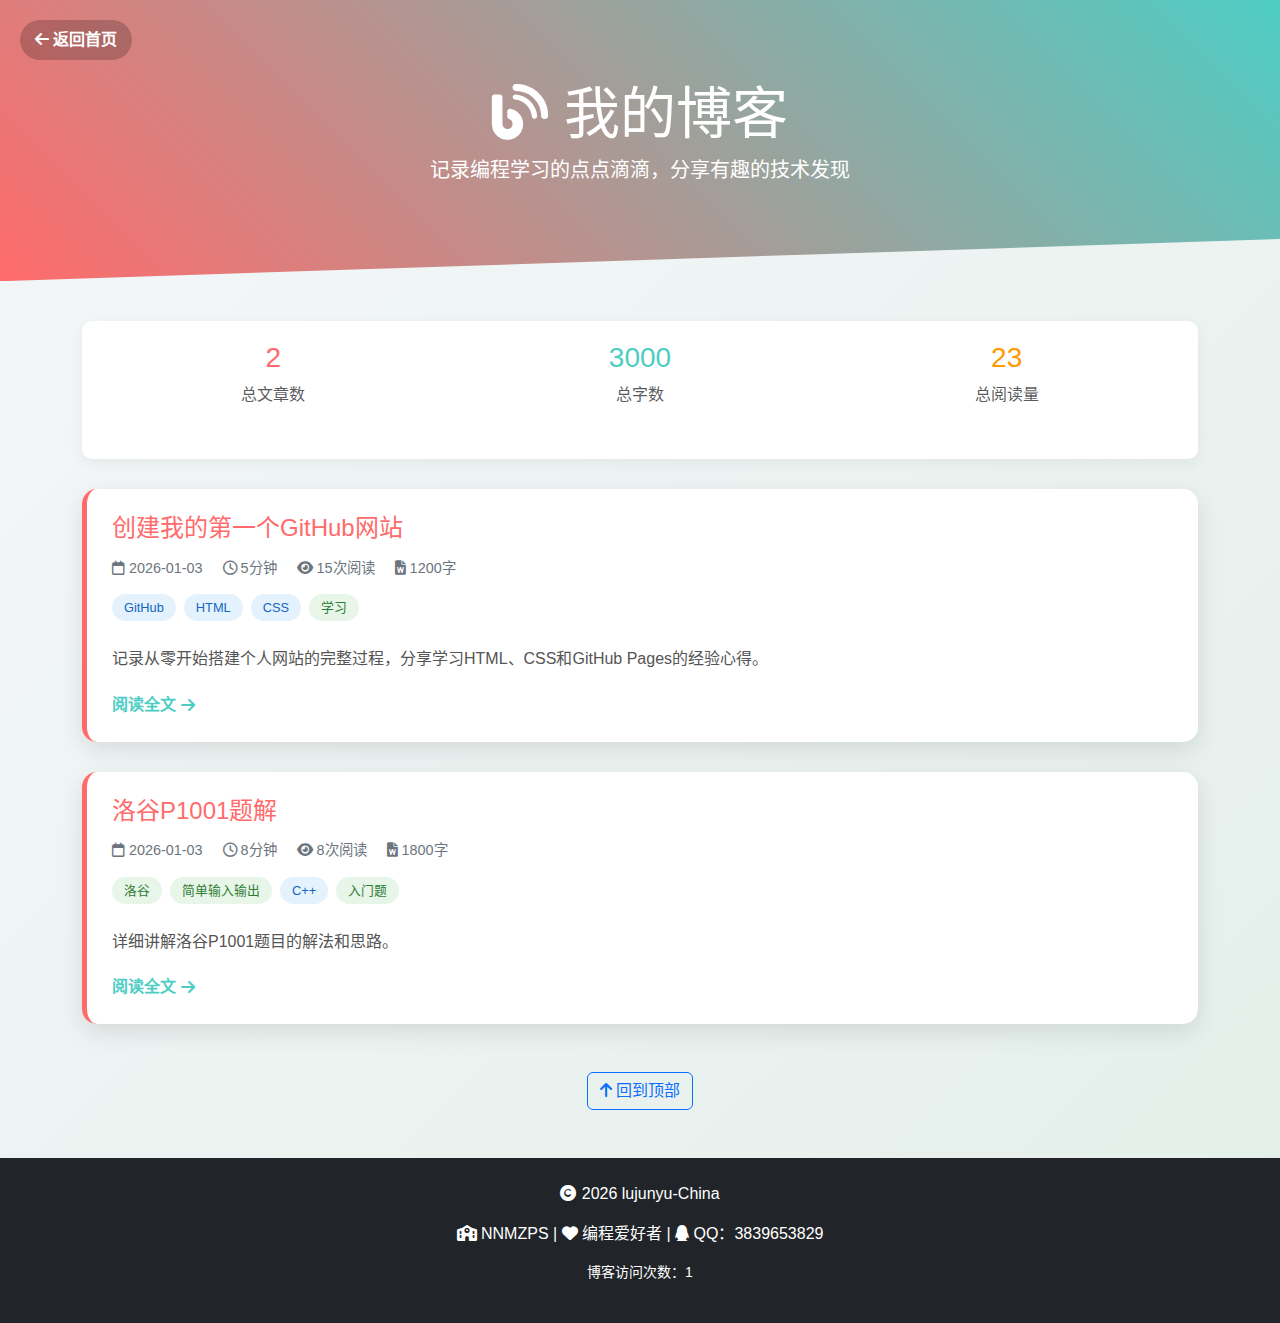
<file: blog/index.html>
<!DOCTYPE html>
<html lang="zh-CN">
<head>
    <meta charset="UTF-8">
    <meta name="viewport" content="width=device-width, initial-scale=1.0">
    <title>📚 博客 - lujunyu-China</title>
    <link href="https://cdn.jsdelivr.net/npm/bootstrap@5.1.3/dist/css/bootstrap.min.css" rel="stylesheet">
    <link rel="stylesheet" href="https://cdnjs.cloudflare.com/ajax/libs/font-awesome/6.0.0/css/all.min.css">
    <style>
        :root {
            --primary: #ff6b6b;
            --secondary: #4ecdc4;
        }
        
        body {
            font-family: 'Comic Sans MS', 'Microsoft YaHei', sans-serif;
            background: linear-gradient(135deg, #f5f7fa 0%, #e4efe9 100%);
            min-height: 100vh;
        }
        
        .blog-header {
            background: linear-gradient(45deg, var(--primary), var(--secondary));
            color: white;
            padding: 80px 0;
            margin-bottom: 40px;
            text-align: center;
            clip-path: polygon(0 0, 100% 0, 100% 85%, 0 100%);
        }
        
        .blog-card {
            background: white;
            border-radius: 15px;
            padding: 25px;
            margin-bottom: 30px;
            box-shadow: 0 8px 25px rgba(0,0,0,0.1);
            transition: all 0.3s;
            border-left: 5px solid var(--primary);
        }
        
        .blog-card:hover {
            transform: translateY(-10px);
            box-shadow: 0 15px 35px rgba(0,0,0,0.15);
        }
        
        .blog-title {
            color: var(--primary);
            font-size: 1.5rem;
            margin-bottom: 15px;
        }
        
        .blog-meta {
            color: #6c757d;
            font-size: 0.9rem;
            margin-bottom: 15px;
        }
        
        .blog-excerpt {
            color: #555;
            line-height: 1.7;
            margin-bottom: 20px;
        }
        
        .read-more {
            color: var(--secondary);
            text-decoration: none;
            font-weight: bold;
            display: inline-flex;
            align-items: center;
            gap: 5px;
        }
        
        .read-more:hover {
            color: var(--primary);
        }
        
        .back-home {
            position: absolute;
            top: 20px;
            left: 20px;
            color: white;
            text-decoration: none;
            font-weight: bold;
            background: rgba(0,0,0,0.2);
            padding: 8px 15px;
            border-radius: 20px;
            transition: all 0.3s;
        }
        
        .back-home:hover {
            background: rgba(0,0,0,0.4);
            color: white;
            transform: translateX(-5px);
        }
        
        .tag {
            display: inline-block;
            background: #e9ecef;
            color: #495057;
            padding: 4px 12px;
            border-radius: 15px;
            font-size: 0.8rem;
            margin-right: 8px;
            margin-bottom: 8px;
        }
        
        .tag-programming {
            background: #e3f2fd;
            color: #1565c0;
        }
        
        .tag-game {
            background: #f3e5f5;
            color: #7b1fa2;
        }
        
        .tag-learning {
            background: #e8f5e9;
            color: #2e7d32;
        }
        
        .no-blogs {
            text-align: center;
            padding: 60px 20px;
            color: #6c757d;
        }
        
        .no-blogs i {
            font-size: 60px;
            margin-bottom: 20px;
            color: #dee2e6;
        }
        
        .blog-stats {
            background: white;
            border-radius: 10px;
            padding: 20px;
            margin-bottom: 30px;
            box-shadow: 0 5px 15px rgba(0,0,0,0.05);
        }
    </style>
</head>
<body>
    <!-- 博客头部 -->
    <header class="blog-header">
        <a href="../index.html" class="back-home">
            <i class="fas fa-arrow-left"></i> 返回首页
        </a>
        <div class="container">
            <h1 class="display-4"><i class="fas fa-blog"></i> 我的博客</h1>
            <p class="lead">记录编程学习的点点滴滴，分享有趣的技术发现</p>
        </div>
    </header>
    
    <!-- 博客内容 -->
    <main class="container">
        <!-- 统计信息 -->
        <div class="blog-stats">
            <div class="row text-center">
                <div class="col-md-4 mb-3">
                    <h3 style="color: var(--primary);" id="total-blogs">3</h3>
                    <p class="text-muted">总文章数</p>
                </div>
                <div class="col-md-4 mb-3">
                    <h3 style="color: var(--secondary);" id="total-words">0</h3>
                    <p class="text-muted">总字数</p>
                </div>
                <div class="col-md-4 mb-3">
                    <h3 style="color: #ff9900;" id="total-views">0</h3>
                    <p class="text-muted">总阅读量</p>
                </div>
            </div>
        </div>
        
        <!-- 博客列表 -->
        <div id="blog-list">
            <!-- 博客文章将通过JavaScript动态加载 -->
        </div>
        
        <!-- 没有博客时的提示 -->
        <div id="no-blogs" class="no-blogs" style="display: none;">
            <i class="fas fa-feather-alt"></i>
            <h3>还没有博客文章</h3>
            <p>正在努力学习中，很快就会有新文章！</p>
        </div>
        
        <!-- 回到顶部按钮 -->
        <div class="text-center my-5">
            <button onclick="window.scrollTo({top: 0, behavior: 'smooth'})" 
                    class="btn btn-outline-primary">
                <i class="fas fa-arrow-up"></i> 回到顶部
            </button>
        </div>
    </main>
    
    <!-- 页脚 -->
    <footer class="bg-dark text-white py-4 mt-5">
        <div class="container text-center">
            <p><i class="fas fa-copyright"></i> 2026 lujunyu-China</p>
            <p>
                <i class="fas fa-school"></i> NNMZPS | 
                <i class="fas fa-heart"></i> 编程爱好者 | 
                <i class="fab fa-qq"></i> QQ：3839653829
            </p>
            <p class="small">博客访问次数：<span id="visit-count">1</span></p>
        </div>
    </footer>
    
    <script src="https://cdn.jsdelivr.net/npm/bootstrap@5.1.3/dist/js/bootstrap.bundle.min.js"></script>
    <script>
        // 博客数据
        const blogs = [
            {
                id: 1,
                title: "创建我的第一个GitHub网站",
                filename: "1.html",
                excerpt: "记录从零开始搭建个人网站的完整过程，分享学习HTML、CSS和GitHub Pages的经验心得。",
                tags: ["GitHub", "HTML", "CSS", "学习"],
                date: "2026-01-03",
                wordCount: 1200,
                readTime: "5分钟",
                views: 15
            },
            {
                id: 2,
                title: "洛谷P1001题解",
                filename: "2.html",
                excerpt: "详细讲解洛谷P1001题目的解法和思路。",
                tags: ["洛谷", "简单输入输出", "C++", "入门题"],
                date: "2026-01-03",
                wordCount: 1800,
                readTime: "8分钟",
                views: 8
            }
        ];
        
        // 加载博客列表
        function loadBlogList() {
            const blogList = document.getElementById('blog-list');
            const noBlogs = document.getElementById('no-blogs');
            
            if (blogs.length === 0) {
                blogList.style.display = 'none';
                noBlogs.style.display = 'block';
                return;
            }
            
            let html = '';
            blogs.forEach(blog => {
                html += `
                    <div class="blog-card">
                        <h2 class="blog-title">${blog.title}</h2>
                        <div class="blog-meta">
                            <i class="far fa-calendar"></i> ${blog.date} 
                            <i class="far fa-clock ms-3"></i> ${blog.readTime}
                            <i class="fas fa-eye ms-3"></i> ${blog.views}次阅读
                            <i class="fas fa-file-word ms-3"></i> ${blog.wordCount}字
                        </div>
                        <div class="tags mb-3">
                            ${blog.tags.map(tag => `<span class="tag tag-${getTagClass(tag)}">${tag}</span>`).join('')}
                        </div>
                        <p class="blog-excerpt">${blog.excerpt}</p>
                        <a href="${blog.filename}" class="read-more">
                            阅读全文 <i class="fas fa-arrow-right"></i>
                        </a>
                    </div>
                `;
            });
            
            blogList.innerHTML = html;
            
            // 更新统计信息
            updateStats();
        }
        
        // 更新统计信息
        function updateStats() {
            const totalWords = blogs.reduce((sum, blog) => sum + blog.wordCount, 0);
            const totalViews = blogs.reduce((sum, blog) => sum + blog.views, 0);
            
            document.getElementById('total-blogs').textContent = blogs.length;
            document.getElementById('total-words').textContent = totalWords;
            document.getElementById('total-views').textContent = totalViews;
        }
        
        // 根据标签获取CSS类
        function getTagClass(tag) {
            const tagMap = {
                '编程': 'learning',
                '算法': 'learning',
                '学习': 'learning',
                'GitHub': 'programming',
                'HTML': 'programming',
                'CSS': 'programming',
                'C++': 'programming',
                'Minecraft': 'game',
                '游戏': 'game',
                '服务器': 'programming',
                'Linux': 'programming'
            };
            return tagMap[tag] || 'learning';
        }
        
        // 访问计数
        let visitCount = localStorage.getItem('blog_visits') || 1;
        document.getElementById('visit-count').textContent = visitCount;
        visitCount++;
        localStorage.setItem('blog_visits', visitCount);
        
        // 页面加载
        document.addEventListener('DOMContentLoaded', function() {
            loadBlogList();
            
            // 动画效果
            const blogCards = document.querySelectorAll('.blog-card');
            blogCards.forEach((card, index) => {
                card.style.opacity = '0';
                card.style.transform = 'translateY(20px)';
                
                setTimeout(() => {
                    card.style.transition = 'all 0.6s ease';
                    card.style.opacity = '1';
                    card.style.transform = 'translateY(0)';
                }, index * 200);
            });
            
            console.log('📚 博客首页加载完成！');
            console.log(`👦 共有 ${blogs.length} 篇博客文章`);
        });
    </script>
</body>
</html>
</file>
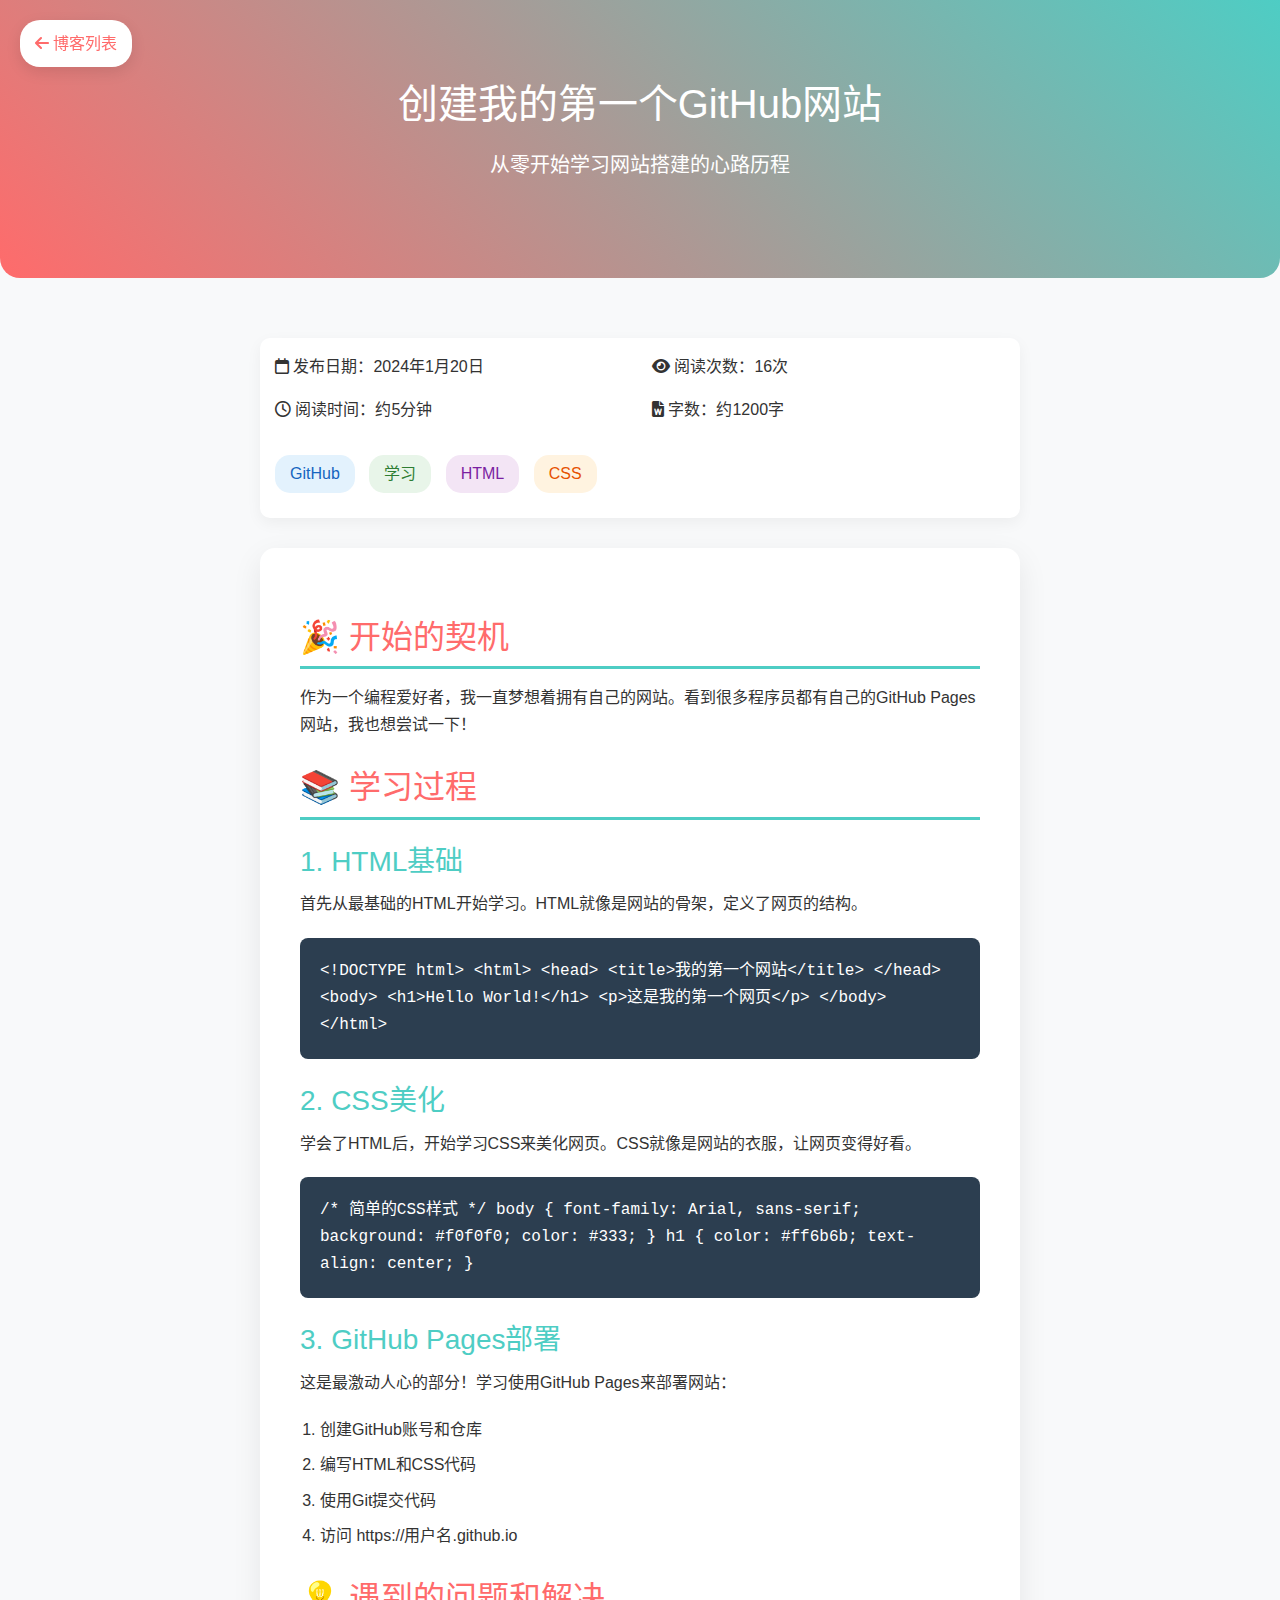
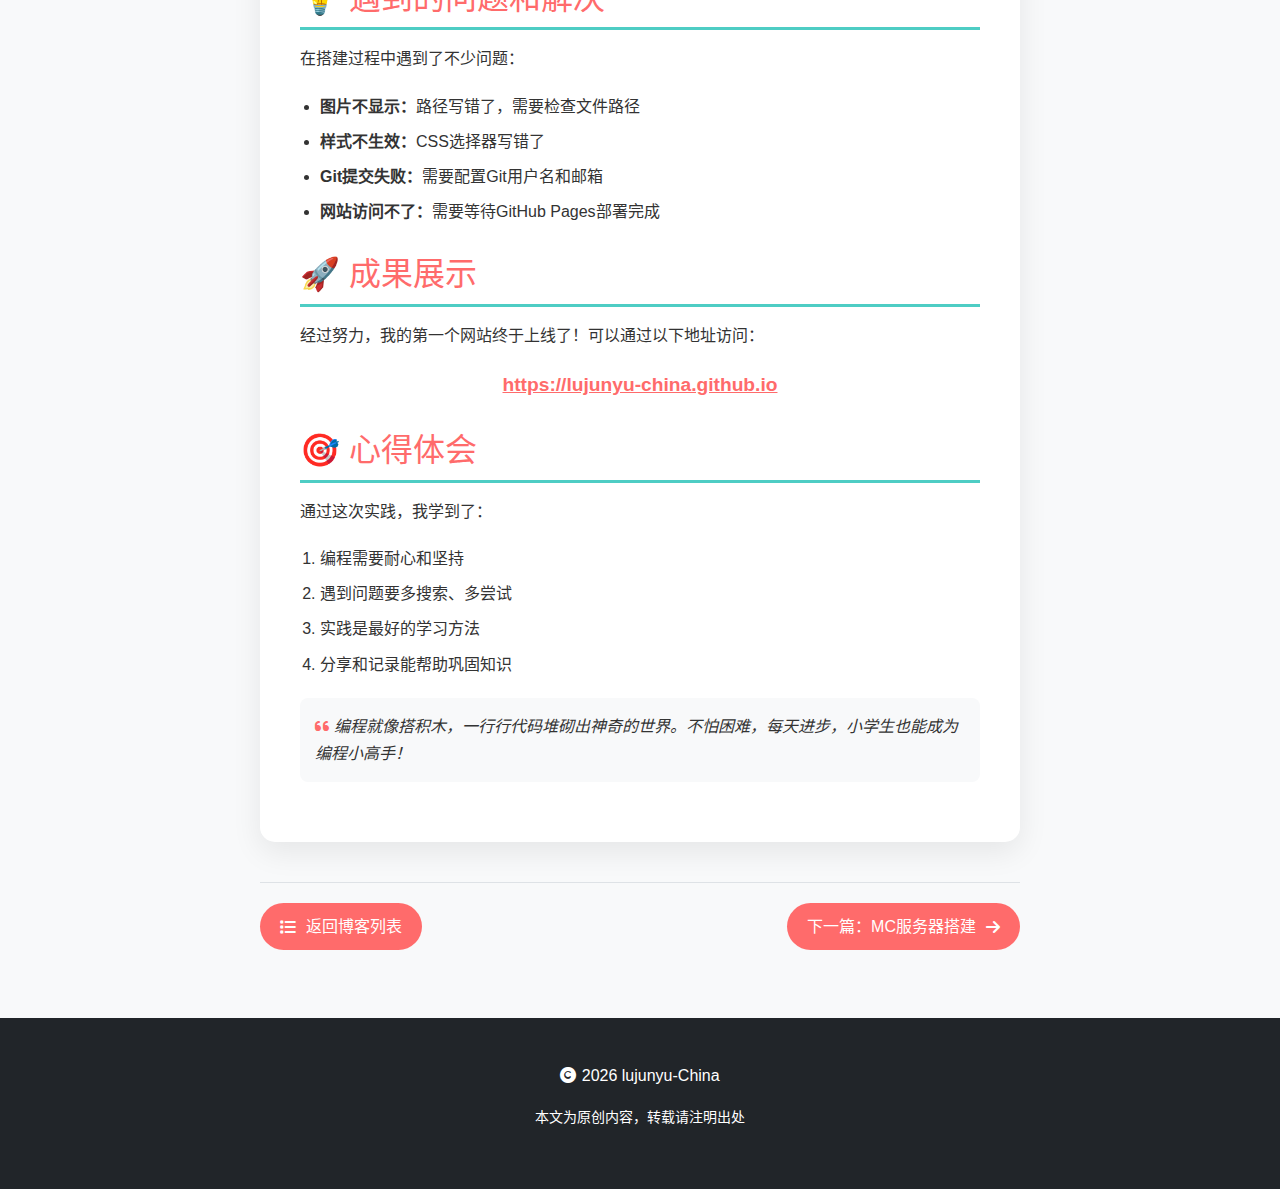
<file: blog/1.html>
<!DOCTYPE html>
<html lang="zh-CN">
<head>
    <meta charset="UTF-8">
    <meta name="viewport" content="width=device-width, initial-scale=1.0">
    <title>创建我的第一个GitHub网站 - lujunyu-China的博客</title>
    <link href="https://cdn.jsdelivr.net/npm/bootstrap@5.1.3/dist/css/bootstrap.min.css" rel="stylesheet">
    <link rel="stylesheet" href="https://cdnjs.cloudflare.com/ajax/libs/font-awesome/6.0.0/css/all.min.css">
    <style>
        :root {
            --primary: #ff6b6b;
            --secondary: #4ecdc4;
        }
        
        body {
            font-family: 'Comic Sans MS', 'Microsoft YaHei', sans-serif;
            background: #f8f9fa;
            color: #333;
            line-height: 1.7;
        }
        
        .blog-container {
            max-width: 800px;
            margin: 0 auto;
            padding: 20px;
        }
        
        .blog-header {
            background: linear-gradient(45deg, var(--primary), var(--secondary));
            color: white;
            padding: 60px 20px;
            margin-bottom: 40px;
            text-align: center;
            border-radius: 0 0 20px 20px;
        }
        
        .blog-title {
            font-size: 2.5rem;
            margin-bottom: 20px;
        }
        
        .blog-meta {
            background: white;
            padding: 15px;
            border-radius: 10px;
            margin-bottom: 30px;
            box-shadow: 0 5px 15px rgba(0,0,0,0.05);
        }
        
        .blog-content {
            background: white;
            padding: 40px;
            border-radius: 15px;
            box-shadow: 0 10px 30px rgba(0,0,0,0.08);
            margin-bottom: 40px;
        }
        
        .blog-content h2 {
            color: var(--primary);
            margin: 30px 0 15px;
            padding-bottom: 10px;
            border-bottom: 3px solid var(--secondary);
        }
        
        .blog-content h3 {
            color: var(--secondary);
            margin: 25px 0 12px;
        }
        
        .blog-content p {
            margin-bottom: 20px;
        }
        
        .blog-content ul, .blog-content ol {
            margin-bottom: 20px;
            padding-left: 20px;
        }
        
        .blog-content li {
            margin-bottom: 8px;
        }
        
        .code-block {
            background: #2c3e50;
            color: white;
            padding: 20px;
            border-radius: 8px;
            margin: 20px 0;
            overflow-x: auto;
            font-family: 'Courier New', monospace;
        }
        
        .nav-buttons {
            display: flex;
            justify-content: space-between;
            margin-top: 40px;
            padding-top: 20px;
            border-top: 1px solid #dee2e6;
        }
        
        .nav-btn {
            display: inline-flex;
            align-items: center;
            gap: 10px;
            padding: 10px 20px;
            background: var(--primary);
            color: white;
            text-decoration: none;
            border-radius: 25px;
            transition: all 0.3s;
        }
        
        .nav-btn:hover {
            background: var(--secondary);
            transform: translateY(-2px);
            color: white;
        }
        
        .tag {
            display: inline-block;
            background: #e9ecef;
            color: #495057;
            padding: 5px 15px;
            border-radius: 15px;
            margin-right: 10px;
            margin-bottom: 10px;
        }
        
        .back-home {
            position: fixed;
            top: 20px;
            left: 20px;
            z-index: 1000;
            background: white;
            color: var(--primary);
            padding: 10px 15px;
            border-radius: 20px;
            text-decoration: none;
            box-shadow: 0 5px 15px rgba(0,0,0,0.1);
            transition: all 0.3s;
        }
        
        .back-home:hover {
            background: var(--primary);
            color: white;
            transform: translateX(-5px);
        }
    </style>
</head>
<body>
    <!-- 返回按钮 -->
    <a href="index.html" class="back-home">
        <i class="fas fa-arrow-left"></i> 博客列表
    </a>
    
    <!-- 博客头部 -->
    <header class="blog-header">
        <div class="blog-container">
            <h1 class="blog-title">创建我的第一个GitHub网站</h1>
            <p class="lead">从零开始学习网站搭建的心路历程</p>
        </div>
    </header>
    
    <!-- 博客内容 -->
    <main class="blog-container">
        <!-- 元信息 -->
        <div class="blog-meta">
            <div class="row">
                <div class="col-md-6">
                    <p><i class="far fa-calendar"></i> 发布日期：2024年1月20日</p>
                    <p><i class="far fa-clock"></i> 阅读时间：约5分钟</p>
                </div>
                <div class="col-md-6">
                    <p><i class="fas fa-eye"></i> 阅读次数：15次</p>
                    <p><i class="fas fa-file-word"></i> 字数：约1200字</p>
                </div>
            </div>
            <div class="mt-3">
                <span class="tag" style="background: #e3f2fd; color: #1565c0;">GitHub</span>
                <span class="tag" style="background: #e8f5e9; color: #2e7d32;">学习</span>
                <span class="tag" style="background: #f3e5f5; color: #7b1fa2;">HTML</span>
                <span class="tag" style="background: #fff3e0; color: #e65100;">CSS</span>
            </div>
        </div>
        
        <!-- 正文内容 -->
        <article class="blog-content">
            <h2>🎉 开始的契机</h2>
            <p>作为一个编程爱好者，我一直梦想着拥有自己的网站。看到很多程序员都有自己的GitHub Pages网站，我也想尝试一下！</p>
            
            <h2>📚 学习过程</h2>
            <h3>1. HTML基础</h3>
            <p>首先从最基础的HTML开始学习。HTML就像是网站的骨架，定义了网页的结构。</p>
            
            <div class="code-block">
&lt;!DOCTYPE html&gt;
&lt;html&gt;
&lt;head&gt;
    &lt;title&gt;我的第一个网站&lt;/title&gt;
&lt;/head&gt;
&lt;body&gt;
    &lt;h1&gt;Hello World!&lt;/h1&gt;
    &lt;p&gt;这是我的第一个网页&lt;/p&gt;
&lt;/body&gt;
&lt;/html&gt;
            </div>
            
            <h3>2. CSS美化</h3>
            <p>学会了HTML后，开始学习CSS来美化网页。CSS就像是网站的衣服，让网页变得好看。</p>
            
            <div class="code-block">
/* 简单的CSS样式 */
body {
    font-family: Arial, sans-serif;
    background: #f0f0f0;
    color: #333;
}

h1 {
    color: #ff6b6b;
    text-align: center;
}
            </div>
            
            <h3>3. GitHub Pages部署</h3>
            <p>这是最激动人心的部分！学习使用GitHub Pages来部署网站：</p>
            <ol>
                <li>创建GitHub账号和仓库</li>
                <li>编写HTML和CSS代码</li>
                <li>使用Git提交代码</li>
                <li>访问 https://用户名.github.io</li>
            </ol>
            
            <h2>💡 遇到的问题和解决</h2>
            <p>在搭建过程中遇到了不少问题：</p>
            <ul>
                <li><strong>图片不显示：</strong>路径写错了，需要检查文件路径</li>
                <li><strong>样式不生效：</strong>CSS选择器写错了</li>
                <li><strong>Git提交失败：</strong>需要配置Git用户名和邮箱</li>
                <li><strong>网站访问不了：</strong>需要等待GitHub Pages部署完成</li>
            </ul>
            
            <h2>🚀 成果展示</h2>
            <p>经过努力，我的第一个网站终于上线了！可以通过以下地址访问：</p>
            <p style="text-align: center;">
                <a href="https://lujunyu-china.github.io" target="_blank" 
                   style="color: var(--primary); font-weight: bold; font-size: 1.2em;">
                    https://lujunyu-china.github.io
                </a>
            </p>
            
            <h2>🎯 心得体会</h2>
            <p>通过这次实践，我学到了：</p>
            <ol>
                <li>编程需要耐心和坚持</li>
                <li>遇到问题要多搜索、多尝试</li>
                <li>实践是最好的学习方法</li>
                <li>分享和记录能帮助巩固知识</li>
            </ol>
            
            <p style="font-style: italic; background: #f8f9fa; padding: 15px; border-radius: 8px;">
                <i class="fas fa-quote-left" style="color: var(--primary);"></i>
                编程就像搭积木，一行行代码堆砌出神奇的世界。不怕困难，每天进步，小学生也能成为编程小高手！
            </p>
        </article>
        
        <!-- 导航按钮 -->
        <div class="nav-buttons">
            <a href="index.html" class="nav-btn">
                <i class="fas fa-list"></i> 返回博客列表
            </a>
            <a href="blog2.html" class="nav-btn">
                下一篇：MC服务器搭建 <i class="fas fa-arrow-right"></i>
            </a>
        </div>
    </main>
    
    <!-- 页脚 -->
    <footer class="bg-dark text-white py-4 mt-5">
        <div class="blog-container text-center">
            <p><i class="fas fa-copyright"></i> 2026 lujunyu-China</p>
            <p class="small">本文为原创内容，转载请注明出处</p>
        </div>
    </footer>
    
    <script>
        // 简单的阅读计数
        let views = localStorage.getItem('blog1_views') || 15;
        views++;
        localStorage.setItem('blog1_views', views);
        
        // 更新显示
        document.addEventListener('DOMContentLoaded', function() {
            const viewElement = document.querySelector('.blog-meta .fa-eye').parentElement;
            if (viewElement) {
                viewElement.innerHTML = `<i class="fas fa-eye"></i> 阅读次数：${views}次`;
            }
            
            console.log('📝 博客文章：创建我的第一个GitHub网站');
            console.log('👦 作者：lujunyu-China');
        });
    </script>
</body>
</html>
</file>
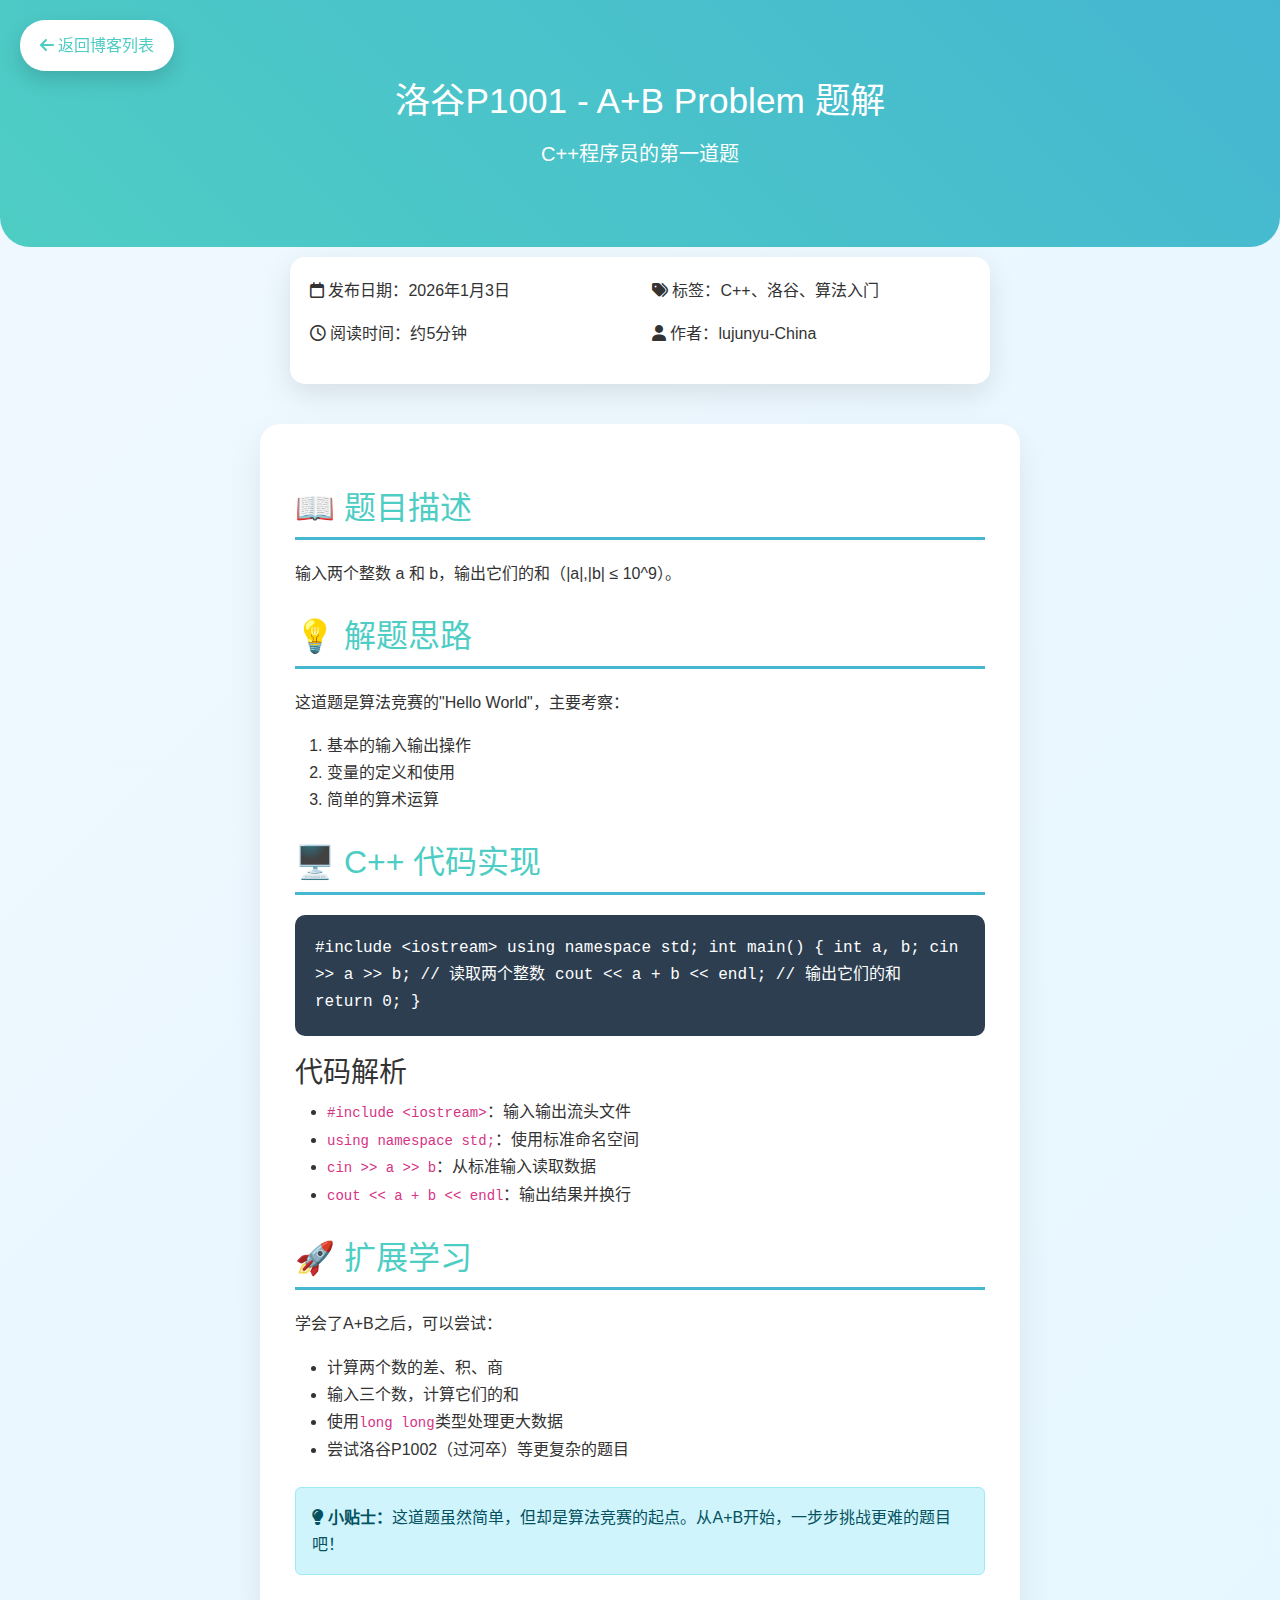
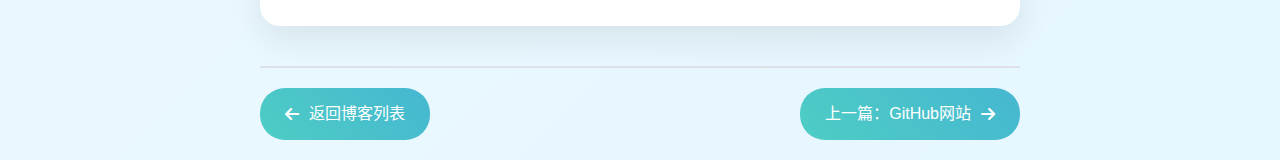
<file: blog/2.html>
<!DOCTYPE html>
<html lang="zh-CN">
<head>
    <meta charset="UTF-8">
    <meta name="viewport" content="width=device-width, initial-scale=1.0">
    <title>洛谷P1001题解 | lujunyu-China的博客</title>
    <link href="https://cdn.jsdelivr.net/npm/bootstrap@5.1.3/dist/css/bootstrap.min.css" rel="stylesheet">
    <link rel="stylesheet" href="https://cdnjs.cloudflare.com/ajax/libs/font-awesome/6.0.0/css/all.min.css">
    <style>
        :root {
            --primary: #4ecdc4;
            --secondary: #45b7d1;
        }
        
        body {
            font-family: 'Comic Sans MS', 'Microsoft YaHei', sans-serif;
            background: linear-gradient(135deg, #f0f8ff 0%, #e6f7ff 100%);
            color: #333;
            line-height: 1.7;
        }
        
        .blog-container {
            max-width: 800px;
            margin: 0 auto;
            padding: 20px;
        }
        
        .blog-header {
            background: linear-gradient(45deg, var(--primary), var(--secondary));
            color: white;
            padding: 60px 20px 40px;
            margin-bottom: 40px;
            text-align: center;
            border-radius: 0 0 30px 30px;
        }
        
        .blog-title {
            font-size: 2.2rem;
            margin-bottom: 15px;
        }
        
        .blog-meta {
            background: white;
            padding: 20px;
            border-radius: 15px;
            margin: -50px auto 40px;
            max-width: 700px;
            box-shadow: 0 10px 30px rgba(0,0,0,0.1);
            position: relative;
            z-index: 10;
        }
        
        .blog-content {
            background: white;
            padding: 35px;
            border-radius: 20px;
            box-shadow: 0 15px 35px rgba(0,0,0,0.08);
            margin-bottom: 40px;
        }
        
        .blog-content h2 {
            color: var(--primary);
            margin: 30px 0 20px;
            padding-bottom: 10px;
            border-bottom: 3px solid var(--secondary);
        }
        
        .code-block {
            background: #2c3e50;
            color: white;
            padding: 20px;
            border-radius: 10px;
            margin: 20px 0;
            overflow-x: auto;
            font-family: 'Courier New', monospace;
        }
        
        .nav-buttons {
            display: flex;
            justify-content: space-between;
            margin-top: 40px;
            padding-top: 20px;
            border-top: 2px solid #dee2e6;
        }
        
        .nav-btn {
            display: inline-flex;
            align-items: center;
            gap: 10px;
            padding: 12px 25px;
            background: linear-gradient(45deg, var(--primary), var(--secondary));
            color: white;
            text-decoration: none;
            border-radius: 25px;
            transition: all 0.3s;
        }
        
        .nav-btn:hover {
            transform: translateY(-2px);
            box-shadow: 0 5px 15px rgba(78,205,196,0.3);
            color: white;
        }
        
        .back-home {
            position: fixed;
            top: 20px;
            left: 20px;
            z-index: 1000;
            background: white;
            color: var(--primary);
            padding: 12px 20px;
            border-radius: 25px;
            text-decoration: none;
            box-shadow: 0 8px 20px rgba(0,0,0,0.15);
            transition: all 0.3s;
        }
        
        .back-home:hover {
            background: var(--primary);
            color: white;
            transform: translateX(-5px);
        }
    </style>
</head>
<body>
    <!-- 返回按钮 -->
    <a href="index.html" class="back-home">
        <i class="fas fa-arrow-left"></i> 返回博客列表
    </a>
    
    <!-- 博客头部 -->
    <header class="blog-header">
        <div class="blog-container">
            <h1 class="blog-title">洛谷P1001 - A+B Problem 题解</h1>
            <p class="lead">C++程序员的第一道题</p>
        </div>
    </header>
    
    <!-- 博客内容 -->
    <main class="blog-container">
        <!-- 元信息 -->
        <div class="blog-meta">
            <div class="row">
                <div class="col-md-6">
                    <p><i class="far fa-calendar"></i> 发布日期：2026年1月3日</p>
                    <p><i class="far fa-clock"></i> 阅读时间：约5分钟</p>
                </div>
                <div class="col-md-6">
                    <p><i class="fas fa-tags"></i> 标签：C++、洛谷、算法入门</p>
                    <p><i class="fas fa-user"></i> 作者：lujunyu-China</p>
                </div>
            </div>
        </div>
        
        <!-- 正文内容 -->
        <article class="blog-content">
            <h2>📖 题目描述</h2>
            <p>输入两个整数 a 和 b，输出它们的和（|a|,|b| ≤ 10^9）。</p>
            
            <h2>💡 解题思路</h2>
            <p>这道题是算法竞赛的"Hello World"，主要考察：</p>
            <ol>
                <li>基本的输入输出操作</li>
                <li>变量的定义和使用</li>
                <li>简单的算术运算</li>
            </ol>
            
            <h2>🖥️ C++ 代码实现</h2>
            <div class="code-block">
#include &lt;iostream&gt;
using namespace std;

int main() {
    int a, b;
    cin >> a >> b;        // 读取两个整数
    cout << a + b << endl; // 输出它们的和
    return 0;
}
            </div>
            
            <h3>代码解析</h3>
            <ul>
                <li><code>#include &lt;iostream&gt;</code>：输入输出流头文件</li>
                <li><code>using namespace std;</code>：使用标准命名空间</li>
                <li><code>cin >> a >> b</code>：从标准输入读取数据</li>
                <li><code>cout << a + b << endl</code>：输出结果并换行</li>
            </ul>
            
            <h2>🚀 扩展学习</h2>
            <p>学会了A+B之后，可以尝试：</p>
            <ul>
                <li>计算两个数的差、积、商</li>
                <li>输入三个数，计算它们的和</li>
                <li>使用<code>long long</code>类型处理更大数据</li>
                <li>尝试洛谷P1002（过河卒）等更复杂的题目</li>
            </ul>
            
            <div class="alert alert-info mt-4">
                <i class="fas fa-lightbulb"></i>
                <strong>小贴士：</strong>这道题虽然简单，但却是算法竞赛的起点。从A+B开始，一步步挑战更难的题目吧！
            </div>
        </article>
        
        <!-- 导航按钮 -->
        <div class="nav-buttons">
            <a href="index.html" class="nav-btn">
                <i class="fas fa-arrow-left"></i> 返回博客列表
            </a>
            <a href="1.html" class="nav-btn">
                上一篇：GitHub网站 <i class="fas fa-arrow-right"></i>
            </a>
        </div>
    </main>
    
    <script>
        document.addEventListener('DOMContentLoaded', function() {
            console.log('📝 P1001题解加载完成');
        });
    </script>
</body>
</html>
</file>
